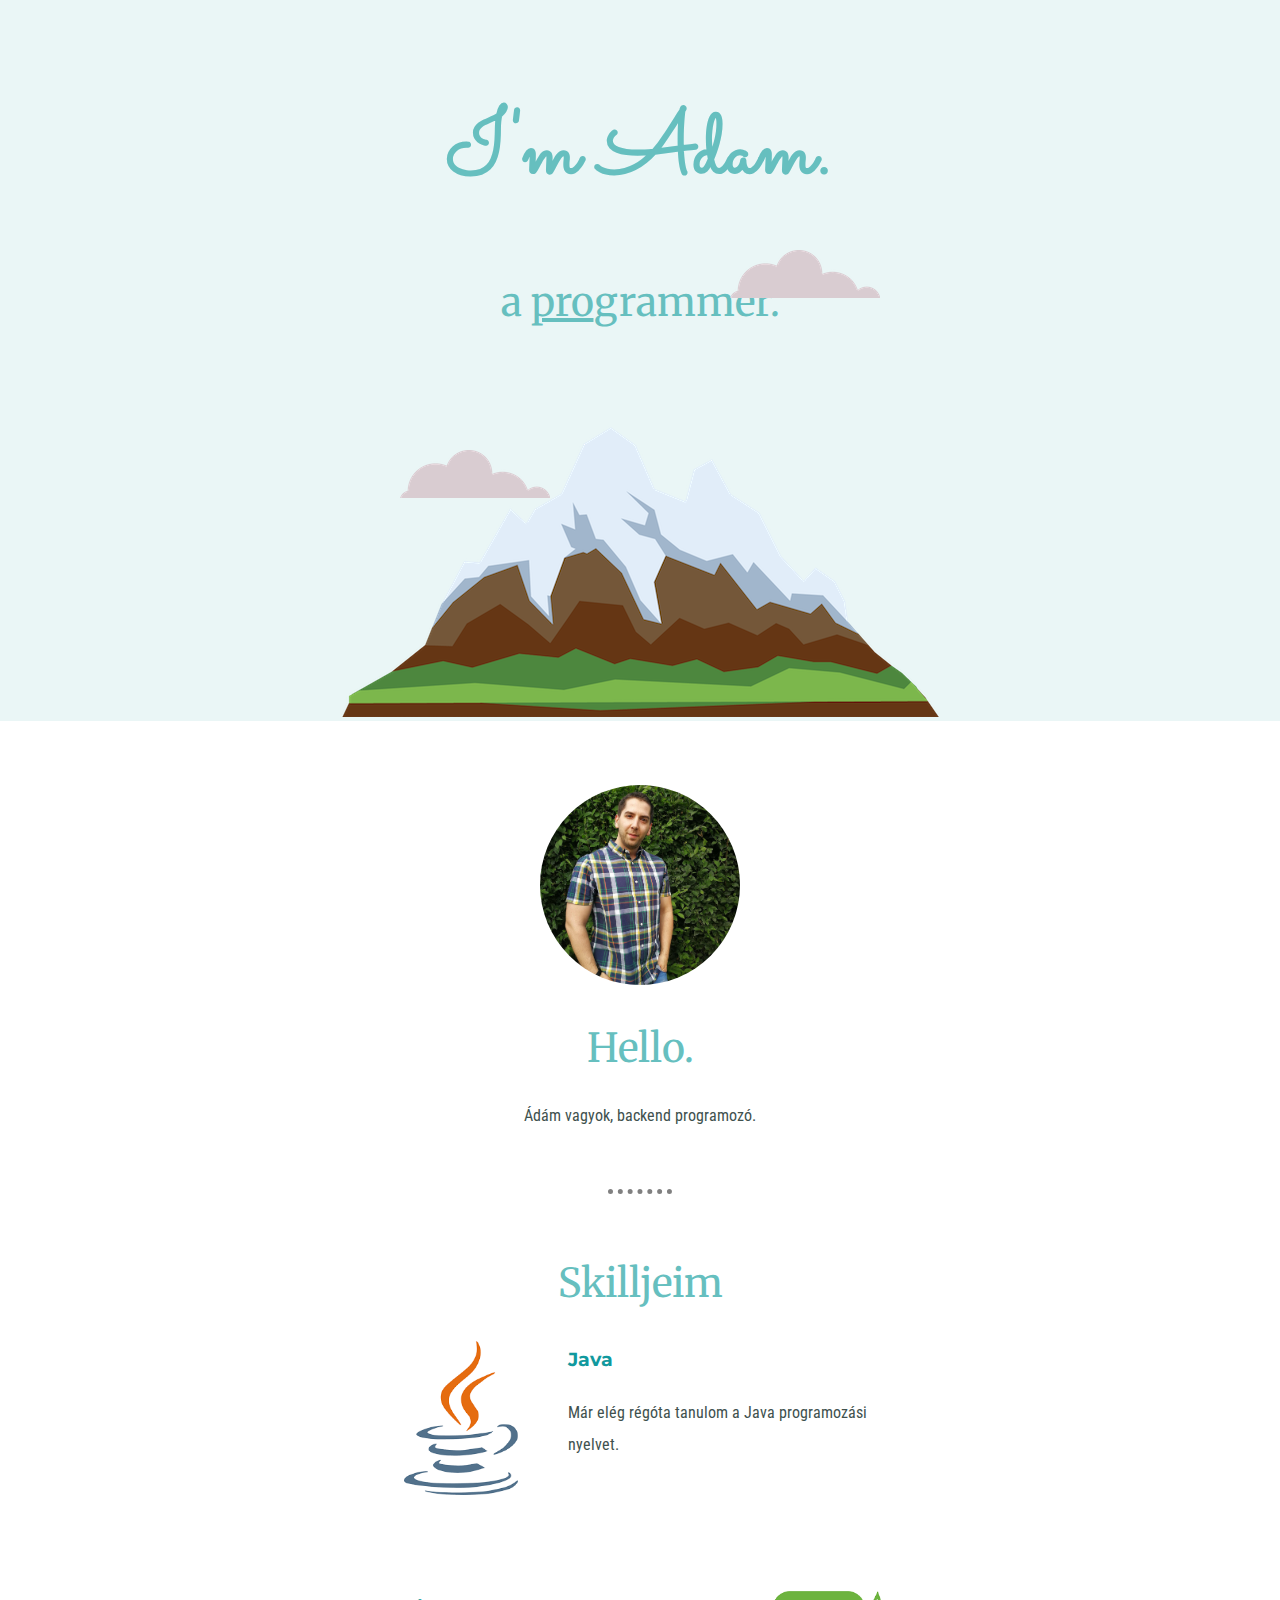
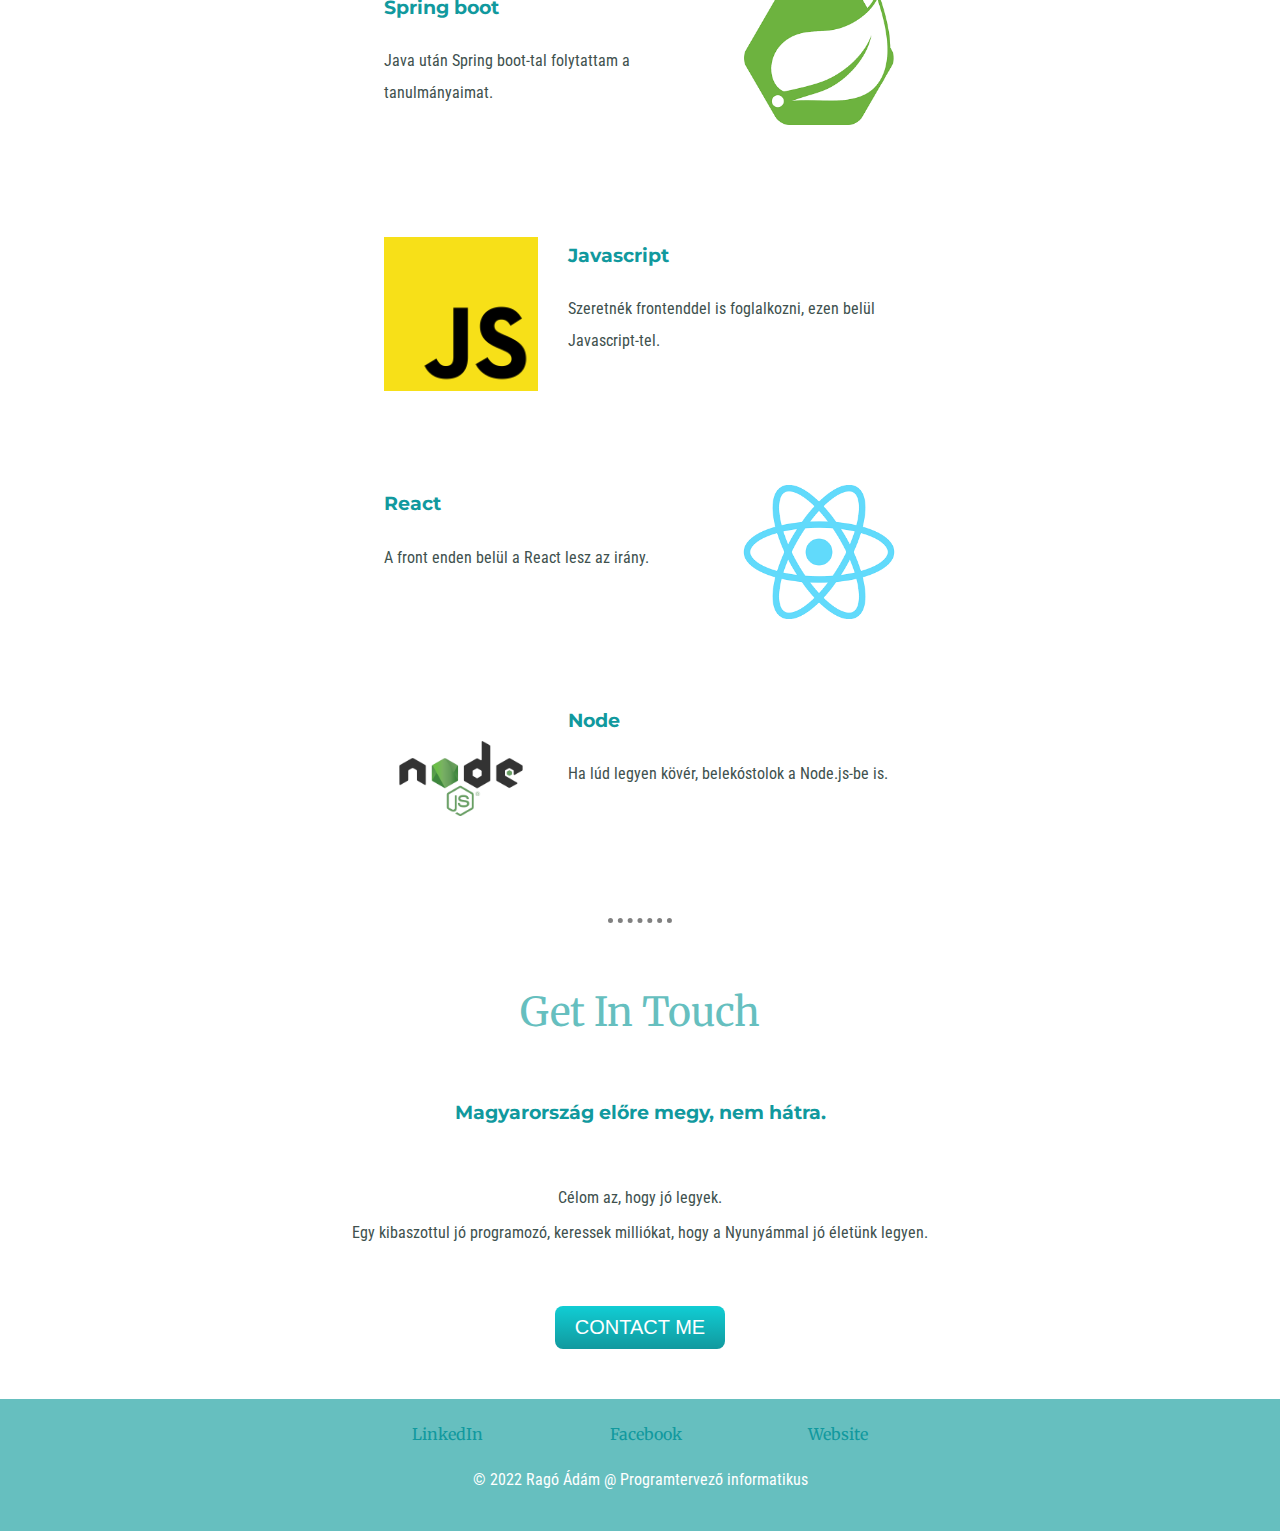
<file: myPage/index.html>
<!DOCTYPE html>
<html lang="hu">
  <head>
    <meta charset="UTF-8">
    <title>Adam's page</title>
    <link rel="stylesheet" href="css/styles.css">
    <link rel="icon" href="favicon.ico">
    <link rel="preconnect" href="https://fonts.googleapis.com">
    <link rel="preconnect" href="https://fonts.gstatic.com" crossorigin>
    <link href="https://fonts.googleapis.com/css2?family=Festive&family=Merriweather:wght@300&family=Roboto+Condensed&family=Montserrat:ital,wght@1,200&family=Parisienne&family=Sacramento&family=Yellowtail&display=swap" rel="stylesheet">
  </head>
  <body>
    <div class="top-container">
      <img class="cloud1" src="images/cloud.png" alt="cloud-img">
      <h1>I'm Adam.</h1>
      <h2>a <span class="pro">pro</span>grammer.</h2>
      <img class="cloud2" src="images/cloud.png" alt="cloud-img">
      <img src="images/mountain.png" alt="mountain-img">

    </div>

    <div class="middle-container">
      <div class="profile">
        <img class="adam" src="images/kep.jpg" alt="adam-img">
        <h2>Hello.</h2>
        <p class="profile-disc">Ádám vagyok, backend programozó.</p>
      </div>
      <hr>
      <div class="skills">
        <h2>Skilljeim</h2>
        <div class="skill-row">
          <img class="skillimages" src="images/java.png" alt="java-img">
          <h3>Java</h3>
          <p>Már elég régóta tanulom a Java programozási nyelvet.</p>
        </div>
        <div class="skill-row">
          <img class="skillimages2" src="images/springboot.png" alt="springboot-img">
          <h3>Spring boot</h3>
          <p>Java után Spring boot-tal folytattam a tanulmányaimat.</p>
        </div>
        <div class="skill-row">
          <img class="skillimages" src="images/javascript.png" alt="javascript-img">
          <h3>Javascript</h3>
          <p>Szeretnék frontenddel is foglalkozni, ezen belül Javascript-tel.</p>
        </div>
        <div class="skill-row">
          <img class="skillimages2" src="images/react.png" alt="react-img">
          <h3>React</h3>
          <p>A front enden belül a React lesz az irány.</p>
        </div>
        <div class="skill-row">
          <div class="image-wrapper">
            <img class="skillimages" src="images/node.png" alt="node-img">
          </div>
          <h3>Node</h3>
          <p>Ha lúd legyen kövér, belekóstolok a Node.js-be is.</p>
        </div>
      </div>
      <hr>
      <div class="contact-me">
        <h2>Get In Touch</h2>
        <h3 class="hungary">Magyarország előre megy, nem hátra.</h3>
        <p>Célom az, hogy jó legyek. </p>
        <p class="lastphar">
          Egy kibaszottul jó programozó, keressek milliókat, hogy a Nyunyámmal jó életünk legyen.
        </p>
        <a class="btn" href="mailto:adamaclp92@gmail.com">CONTACT ME</a>
      </div>
    </div>


    <div class="bottom-container">
      <a class="footer-link" href="https://www.linkedin.com/">LinkedIn</a>
      <a class="footer-link" href="https://www.facebook.com/adam.rago/">Facebook</a>
      <a class="footer-link" href="https://www.appbrewery.co/">Website</a>
      <p class="footer-text">© 2022 Ragó Ádám @ Programtervező informatikus</p>
    </div>

  </body>
</html>
</file>
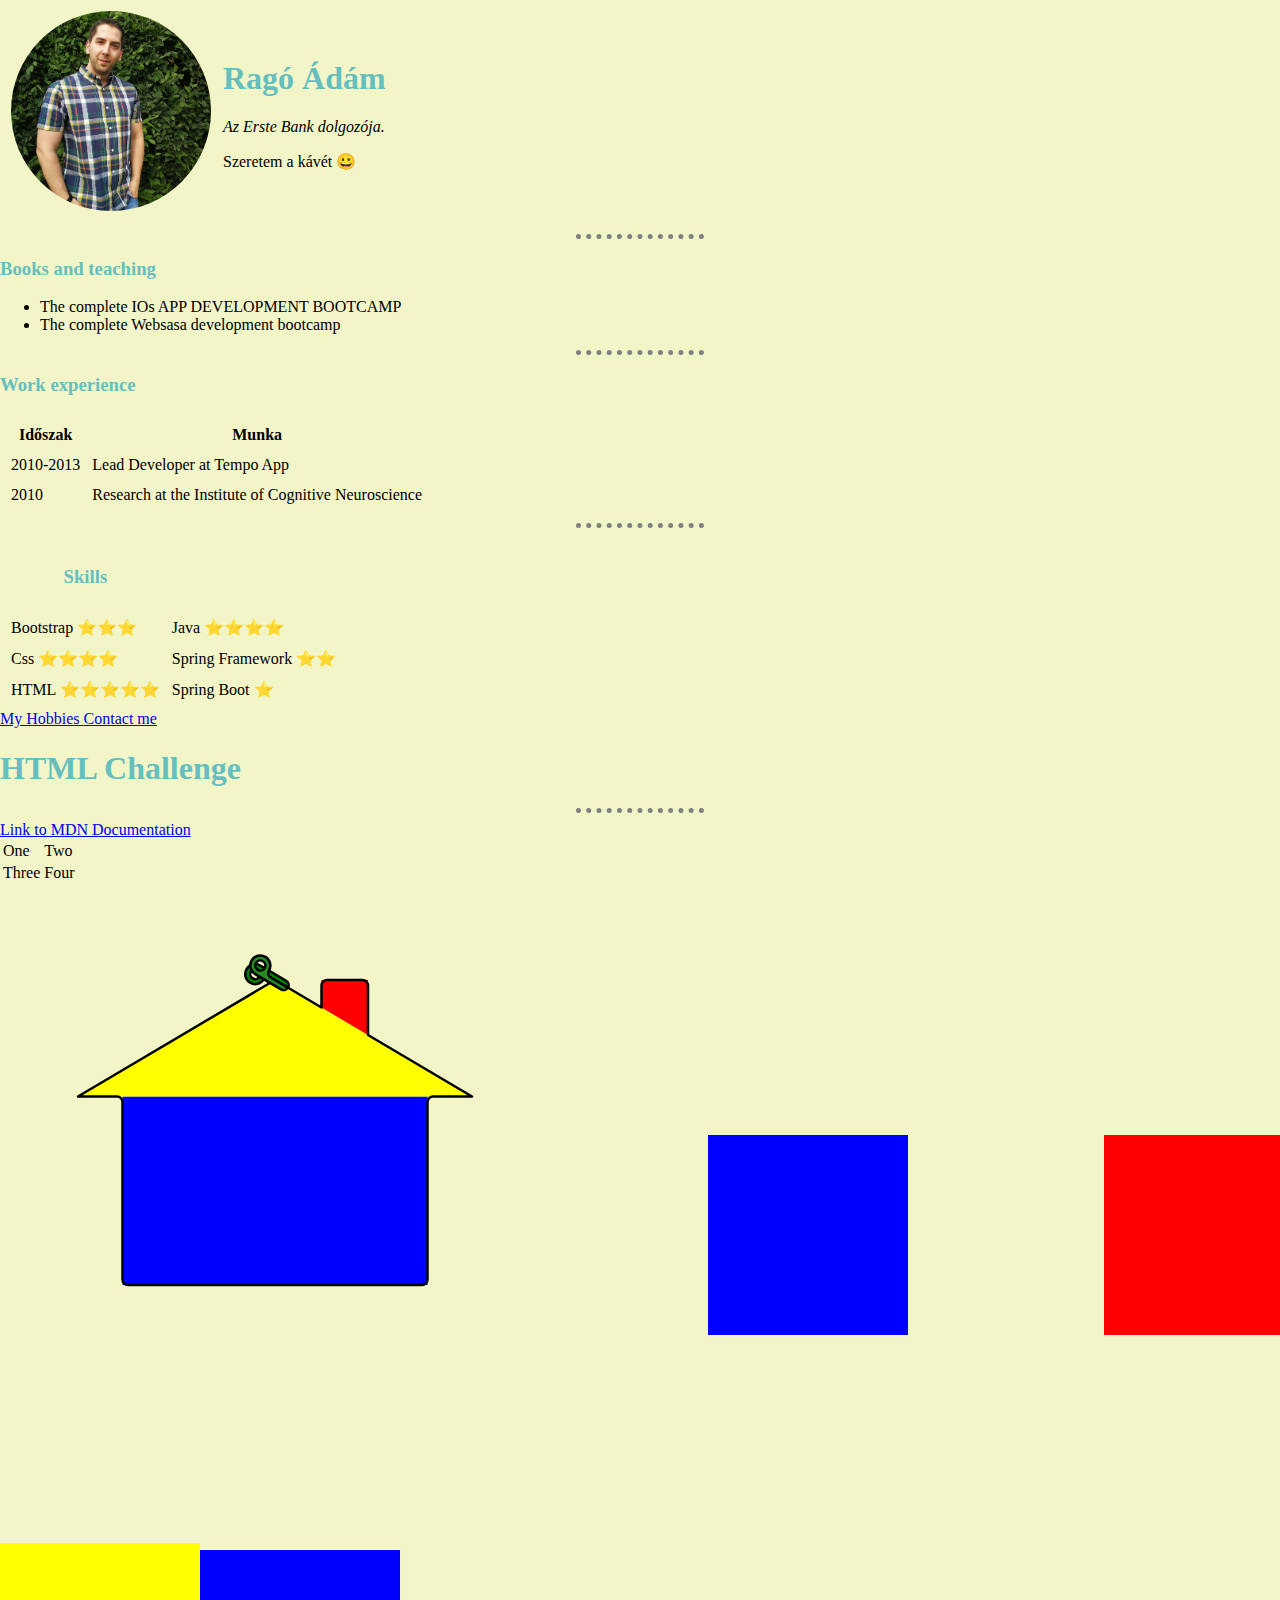
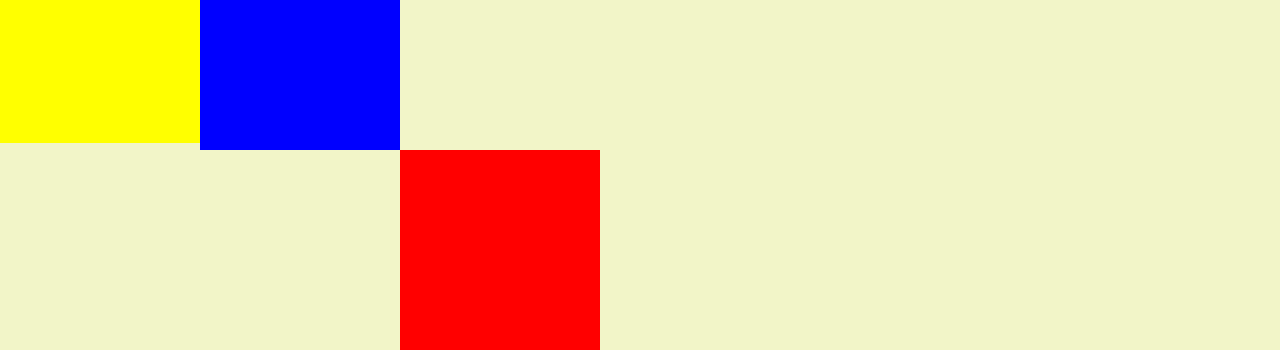
<file: starterpage/index.html>
<!DOCTYPE html>
<html>
  <head>
    <meta charset="UTF-8">
    <link rel="stylesheet" href="css/style.css">
    <title>Adam profilja</title>
  </head>
  <body>
    <table  cellspacing=10>
      <tr>
        <td><img src="images/kep.jpg" alt="Adam kepe"></td>
        <td><h1>Ragó Ádám</h1>
        <p><i>Az Erste Bank dolgozója.</i></p>
        <p>Szeretem a kávét &#128512;</p></td>
      </tr>
    </table>
    <hr>
    <h3>Books and teaching</h3>
    <ul>
      <li>The complete IOs APP DEVELOPMENT BOOTCAMP</li>
      <li>The complete Websasa development bootcamp</li>
    </ul>
    <hr>
    <h3>Work experience</h3>
    <table cellspacing=10>
      <thead>
        <tr>
          <th>Időszak</th>
          <th>Munka</th>
        </tr>
      </thead>
      <tbody>
        <tr>
          <td>2010-2013</td>
          <td>Lead Developer at Tempo App</td>
        </tr>
        <tr>
          <td>2010</td>
          <td>Research at the Institute of Cognitive Neuroscience</td>
        </tr>
      </tbody>
    </table>
    <hr>
    <table cellspacing=10>
      <thead>
        <tr>
          <th><h3>Skills</h3></th>
        </tr>
      </thead>
      <tbody>
        <tr>
          <td>Bootstrap &#11088;&#11088;&#11088;</td>
          <td>Java &#11088;&#11088;&#11088;&#11088;</td>
        </tr>
        <tr>
          <td>Css &#11088;&#11088;&#11088;&#11088;</td>
          <td>Spring Framework &#11088;&#11088;</td>
        </tr>
        <tr>
          <td>HTML &#11088;&#11088;&#11088;&#11088;&#11088;</td>
          <td>Spring Boot &#11088;</td>
        </tr>
      </tbody>
    </table>
    <a href="hobbies.html">My Hobbies </a>
    <a href="contact.html">Contact me</a>

    <h1>HTML Challenge</h1>
    <hr>
    <a href="https://mdn.dev/">Link to MDN Documentation</a>
    <table>
      <tr>
        <td>One</td>
        <td>Two</td>
      </tr>
      <tr>
        <td>Three</td>
        <td>Four</td>
      </tr>
    </table>


    <svg xmlns="http://www.w3.org/2000/svg"
         width="700"
         height="450"
         viewBox="350 0 1400 900">
      <title>House and Scissors</title>
      <rect x="595"
            y="423"
            width="610"
            height="377"
            fill="blue" />
      <polygon points="506,423 900,190 1294,423"
               fill="yellow" />
      <polygon points="993,245 993,190 1086,190 1086,300"
               fill="red" />
      <path id="house" d="M900,190 L993,245 V201 A11,11 0 0,1 1004,190 H1075 A11,11 0 0,1 1086,201 V300 L1294,423 H1216 A11,11 0 0,0 1205,434 V789 A11,11 0 0,1 1194,800 H606 A11,11 0 0,1 595,789 V434 A11,11 0 0,0 584,423 H506 L900,190"
            fill="none"
            stroke="black"
            stroke-width="5"
            stroke-linejoin="round"
            stroke-linecap="round" />
      <path id="firstScissorHalf" class="scissorHalf"
            d="M30,0 H-10 A10,10 0 0,0 -20,10 A20,20 0 1,1 -40,-10 H20 A10,10 0 0,1 30,0 M-40,20 A10,10 1 0,0 -40,0 A10,10 1 0,0 -40,20 M0,0"
            transform="translate(0,0)"
            fill="green"
            stroke="black"
            stroke-width="5"
            stroke-linejoin="round"
            stroke-linecap="round"
            fill-rule="evenodd" />
      <path id="secondScissorHalf" class="scissorHalf"
            d="M30,0 H-10 A10,10 0 0,1 -20,-10 A20,20 0 1,0 -40,10 H20 A10,10 0 0,0 30,0 M-40,-20 A10,10 1 0,0 -40,0 A10,10 1 0,0 -40,-20 M0,0"
            transform="translate(0,0)"
            fill="forestgreen"
            stroke="black"
            stroke-width="5"
            stroke-linejoin="round"
            stroke-linecap="round"
            fill-rule="evenodd" />
    </svg>


    <div class="middle-container">

    </div>

    <div class="bottom-container">

    </div>

    <div class="mostbottom-container">

    </div>

    <br />

    <div class="red">

    </div>
    <div class="blue">

    </div>
    <div class="yellow">

    </div>

  </body>
</html>
</file>
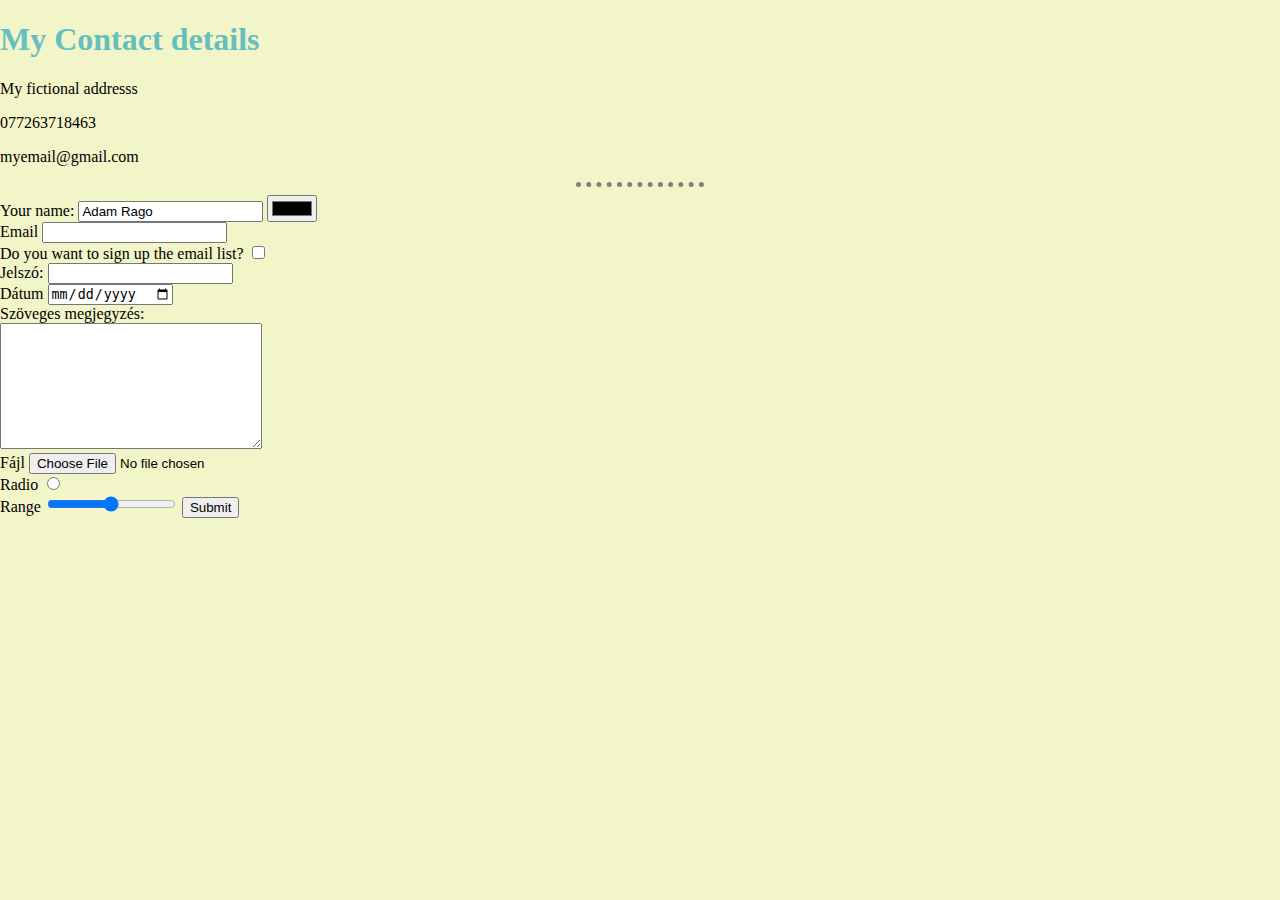
<file: starterpage/contact.html>
<!DOCTYPE html>
<html>
  <head>
    <meta charset="utf-8" />
    <link rel="stylesheet" href="css/style.css">
  </head>
  <body>
    <h1>My Contact details</h1>
    <p>My fictional addresss</p>
    <p>077263718463</p>
    <p>myemail@gmail.com</p>
<hr>
    <form action="mailto:toth.roxi.1992.augusztus.25@gmail.com" method="post" enctype="text/plain">
      <label>Your name:</label>
      <input type="text" name="Nev" value="Adam Rago">
      <input type="color" name="Szin" value="">
      <br>
      <label for="">Email</label>
      <input type="email" name="Email" value="">
      <br>
      <label for="">Do you want to sign up the email list?</label>
      <input type="checkbox" name="Checkbox" value="">
      <br>
      <label for="">Jelszó: </label>
      <input type="password" name="Jelszo">
      <br>
      <label for="">Dátum</label>
      <input type="date" name="Datum" value="">
      <br>
      <label for="">Szöveges megjegyzés:</label>
      <br>
      <textarea name="Megjegyzes" rows="8" cols="30"></textarea>
      <br>
      <label for="">Fájl</label>
      <input type="file" name="Fajl" value="">
      <br>
      <label for="">Radio</label>
      <input type="radio" name="Radio" value="">
      <br>
      <label for="">Range</label>
      <input type="range" name="Tavolsag" value="">
      <input type="Submit" name="submit" value="Submit">
    </form>

  </body>
</html>
</file>
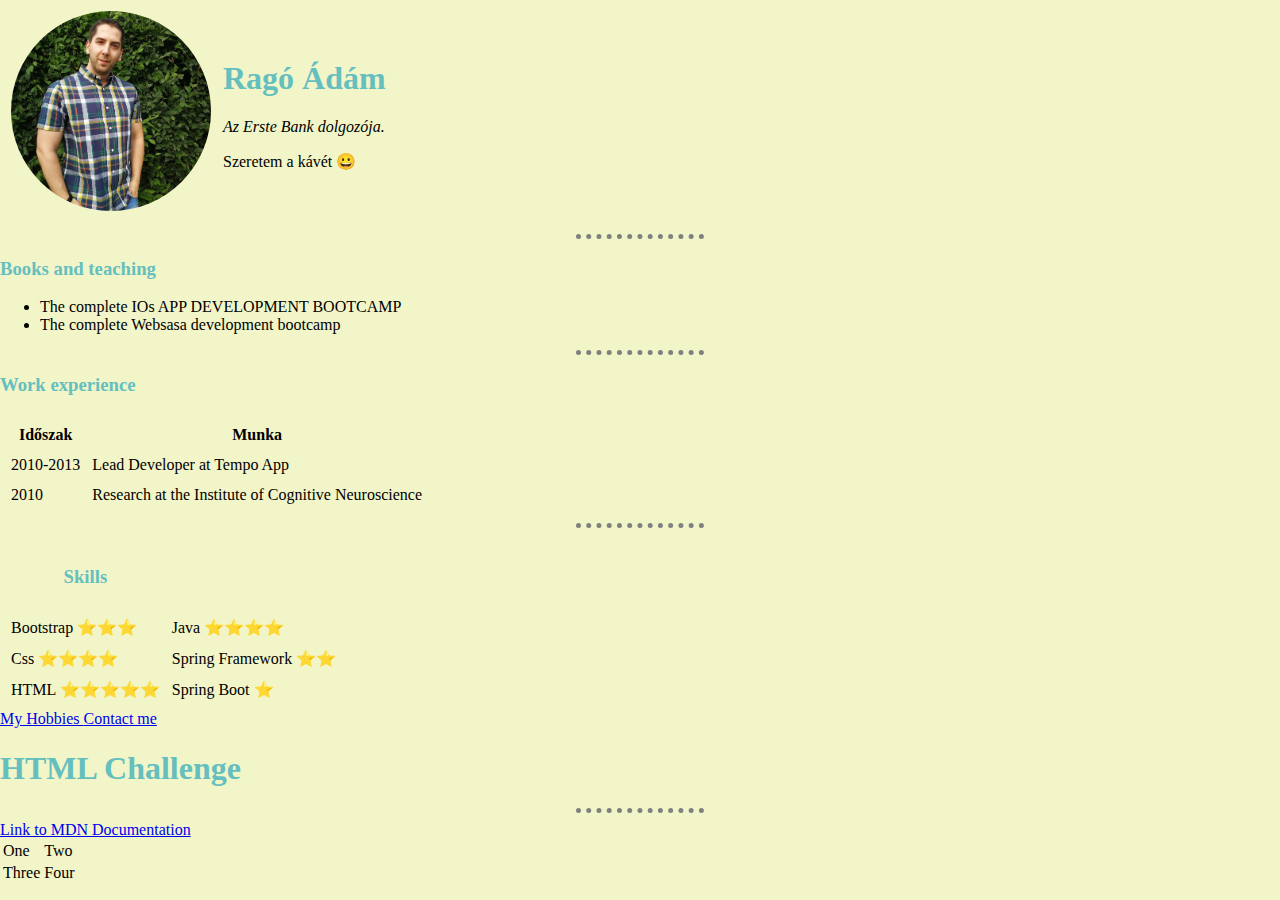
<file: starterpage/index másolata.html>
<!DOCTYPE html>
<html>
  <head>
    <meta charset="UTF-8">
    <link rel="stylesheet" href="css/style.css">
    <title>Adam profilja</title>
  </head>
  <body>
    <table  cellspacing=10>
      <tr>
        <td><img src="images/kep.jpg" alt="Adam kepe"></td>
        <td><h1>Ragó Ádám</h1>
        <p><i>Az Erste Bank dolgozója.</i></p>
        <p>Szeretem a kávét &#128512;</p></td>
      </tr>
    </table>
    <hr>
    <h3>Books and teaching</h3>
    <ul>
      <li>The complete IOs APP DEVELOPMENT BOOTCAMP</li>
      <li>The complete Websasa development bootcamp</li>
    </ul>
    <hr>
    <h3>Work experience</h3>
    <table cellspacing=10>
      <thead>
        <tr>
          <th>Időszak</th>
          <th>Munka</th>
        </tr>
      </thead>
      <tbody>
        <tr>
          <td>2010-2013</td>
          <td>Lead Developer at Tempo App</td>
        </tr>
        <tr>
          <td>2010</td>
          <td>Research at the Institute of Cognitive Neuroscience</td>
        </tr>
      </tbody>
    </table>
    <hr>
    <table cellspacing=10>
      <thead>
        <tr>
          <th><h3>Skills</h3></th>
        </tr>
      </thead>
      <tbody>
        <tr>
          <td>Bootstrap &#11088;&#11088;&#11088;</td>
          <td>Java &#11088;&#11088;&#11088;&#11088;</td>
        </tr>
        <tr>
          <td>Css &#11088;&#11088;&#11088;&#11088;</td>
          <td>Spring Framework &#11088;&#11088;</td>
        </tr>
        <tr>
          <td>HTML &#11088;&#11088;&#11088;&#11088;&#11088;</td>
          <td>Spring Boot &#11088;</td>
        </tr>
      </tbody>
    </table>
    <a href="hobbies.html">My Hobbies </a>
    <a href="contact.html">Contact me</a>

    <h1>HTML Challenge</h1>
    <hr>
    <a href="https://mdn.dev/">Link to MDN Documentation</a>
    <table>
      <tr>
        <td>One</td>
        <td>Two</td>
      </tr>
      <tr>
        <td>Three</td>
        <td>Four</td>
      </tr>
    </table>


  </body>
</html>
</file>
<file: myPage/css/styles.css>
body {
  margin: 0;
  text-align: center;
  font-family: 'Merriweather', sans-serif;
  color: #40514E;
}

/*text-align berendez mindet, aminek nincs width property-je (gyerekelemnél)*/
/*Ha a body-ban megadunk egy méretet (% vagy em), és utána a származtatott tag-en belül is adunk meg pl a H1-ben, akkor a két érték összeadódik
/*px size-nál nem adja össze, mert az statikus méretmegadásupports
/*a rem méretezés nem örökli a szülő méretet*/

h1 {
  font-family: 'Sacramento', sans-serif;
  font-size: 5.625rem; /*  100%=16px=1em -> 90px/16*100=562.5% = 5.625em */
  margin: 0 auto 0 auto;
  padding-top: 5%;
  color: #66BFBF;
  line-height: 2;
}

h2 {
  font-family: 'Merriweather', sans-serif;
  font-size: 2.5rem;
  color: #66BFBF;
  font-weight: normal;
}

h3 {
  font-family: 'Montserrat', sans-serif;
  color: #11999E;
}

p {
  font-family: 'Roboto Condensed', sans-serif;
}

hr {
  border-color: grey;
  border-style: none;
  border-top-style: dotted;
  border-width: 5px;
  width: 5%;
  margin-bottom: 5%;
}

.top-container {
  background-color: #EAF6F6;
  margin-bottom: 5%;
}


.pro {
  text-decoration: underline;
}

.cloud1 {
  position: absolute;
  right: 400px;
  top: 250px;
}

.cloud2 {
  position: absolute;
  top: 450px;
  left:400px;
}

.adam {
  border-radius: 50%;
  width: 200px;
  height: 200px;
}

.skill-row {
  width: 40%;
  margin: 0 auto 10% auto;
  text-align: left;
  line-height: 2;

}

.skillimages {
  width: 30%;
  float:left;
  margin-right: 30px;
}

.skillimages2 {
  width: 30%;
  float:right;
  margin-left: 30px;
}

.profile-disc {
    margin-bottom: 5%;
}

.hungary {
  margin: 5%;
}

.lastphar {
  margin-bottom: 5%;
}

.btn {
  text-align: center;
  display: inline-block;
  margin-bottom: 50px;
  background: #11cdd4;
  background-image: -webkit-linear-gradient(top, #11cdd4, #11999e);
  background-image: -moz-linear-gradient(top, #11cdd4, #11999e);
  background-image: -ms-linear-gradient(top, #11cdd4, #11999e);
  background-image: -o-linear-gradient(top, #11cdd4, #11999e);
  background-image: linear-gradient(to bottom, #11cdd4, #11999e);
  -webkit-border-radius: 8;
  -moz-border-radius: 8;
  border-radius: 8px;
  font-family: Arial;
  color: white;
  font-size: 20px;
  padding: 10px 20px 10px 20px;
  text-decoration: none;
}

.btn:hover {
  background: #30e3cb;
  background-image: -webkit-linear-gradient(top, #30e3cb, #2bc4ad);
  background-image: -moz-linear-gradient(top, #30e3cb, #2bc4ad);
  background-image: -ms-linear-gradient(top, #30e3cb, #2bc4ad);
  background-image: -o-linear-gradient(top, #30e3cb, #2bc4ad);
  background-image: linear-gradient(to bottom, #30e3cb, #2bc4ad);
  text-decoration: none;
}

.bottom-container {
  background-color: #66BFBF;
  padding: 2%;
}

.footer-link {
  color: #11999E;
  text-decoration: none;
  padding: 0 5%;
}

.footer-link:hover{
  color: white;
}

.footer-text{
  padding-top: 10px;
  color: white;
}
</file>
<file: starterpage/css/style.css>
/*****************TAG SELECTORS**********/
body {
  background-color: #F2F5C8;
  margin: 0;
}


hr {
  border-color: grey;
  border-style: none;
  border-top-style: dotted;
  border-width: 5px;
  width: 10%;

  -webkit-animation: 4s linear 0s infinite alternate move_eye;
          animation: 4s linear 0s infinite alternate move_eye;
}

@-webkit-keyframes move_eye { from { margin-left: -20%; } to { margin-left: 100%; }  }
        @keyframes move_eye { from { margin-left: -20%; } to { margin-left: 100%; }  }

h1, h3 {
  color: #66BFBF;
}



img {
  border-radius: 50%;
  height: 200px;
  width: 200px;
}

/***********************CLASS SELECTORS*********/
.pancake {
  background-color: red;
}

.pancake:hover {
  background-color: green;
}


.scissorHalf {
  offset-path: path('M900,190  L993,245 V201  A11,11 0 0,1 1004,190  H1075  A11,11 0 0,1 1086,201  V300  L1294,423 H1216  A11,11 0 0,0 1205,434  V789  A11,11 0 0,1 1194,800  H606  A11,11 0 0,1 595,789  V434  A11,11 0 0,0 584,423  H506 L900,190');
  animation: followpath 10s linear infinite;
}

@keyframes followpath {
   to {
     motion-offset: 100%;
     offset-distance: 100%;
   }
}

.middle-container {
  background-color: red;
  height: 200px;
  width: 200px;
  display:inline-block;
  position:relative;
  left:400px;
}

.bottom-container {
  background-color: blue;
  height: 200px;
  width: 200px;
  display:inline-block;
  position:relative;
  right: 200px;
}

.mostbottom-container{
  background-color: yellow;
  height: 200px;
  width: 200px;
  display:inline-block;
  position:relative;
  right: 200px;
}

.red {
  background-color: red;
  height: 200px;
  width: 200px;
  display: inline-block;
  position: absolute;
  left: 400px;
  top: 1750px;
}

.blue {
  background-color: blue;
  height: 200px;
  width: 200px;
  display: inline-block;
  position: absolute;
  left: 200px;
  top: 1550px;
}

.yellow{
  background-color: yellow;
  height: 200px;
  width: 200px;
  display: inline-block;
  position: absolute;

}

/*inline és blocked elements
Inline: pl az img, span, hogy nem foglalják el az egész sort
De az a hátrányuk, hogy a width nem állítható rajtuk
Blocked elements: pl h, p, div, alapértelmezetten elfoglalják az egész sort
De az az előnyük, hogy állítható a width, de így se kerülnek egymás mellé az elementek
az inline-block ami engedi egymás mellett és állítható a width
*/

/*Positions:
static: alapértelmezetten így működnek
relative: ilyenkor lehet őket left,right,top,bottommal mozgatni úgy,
          hogy nincsenek hatással a körülötte levő elementekre
          right marginnál megy tovább balra
absolute: pl right marginnál jobbra kerül az elem,
          és a szülű elem jobb szélétől számolja vissza a margint
          (ha nincs más, akkor a body a szülő)

fixed: ott marad a képernyőn lefelé görgetésnél is
fix navbarnál tök jó


/*****************ID SELECTORS*************/
/*az ID-nek egyedinek kell lenni, másik tagnek nem lehet ugyanazt adni, class lehet*/
#heading {
  color: blue;
}

#heading:hover {
  color: green;
}
</file>
